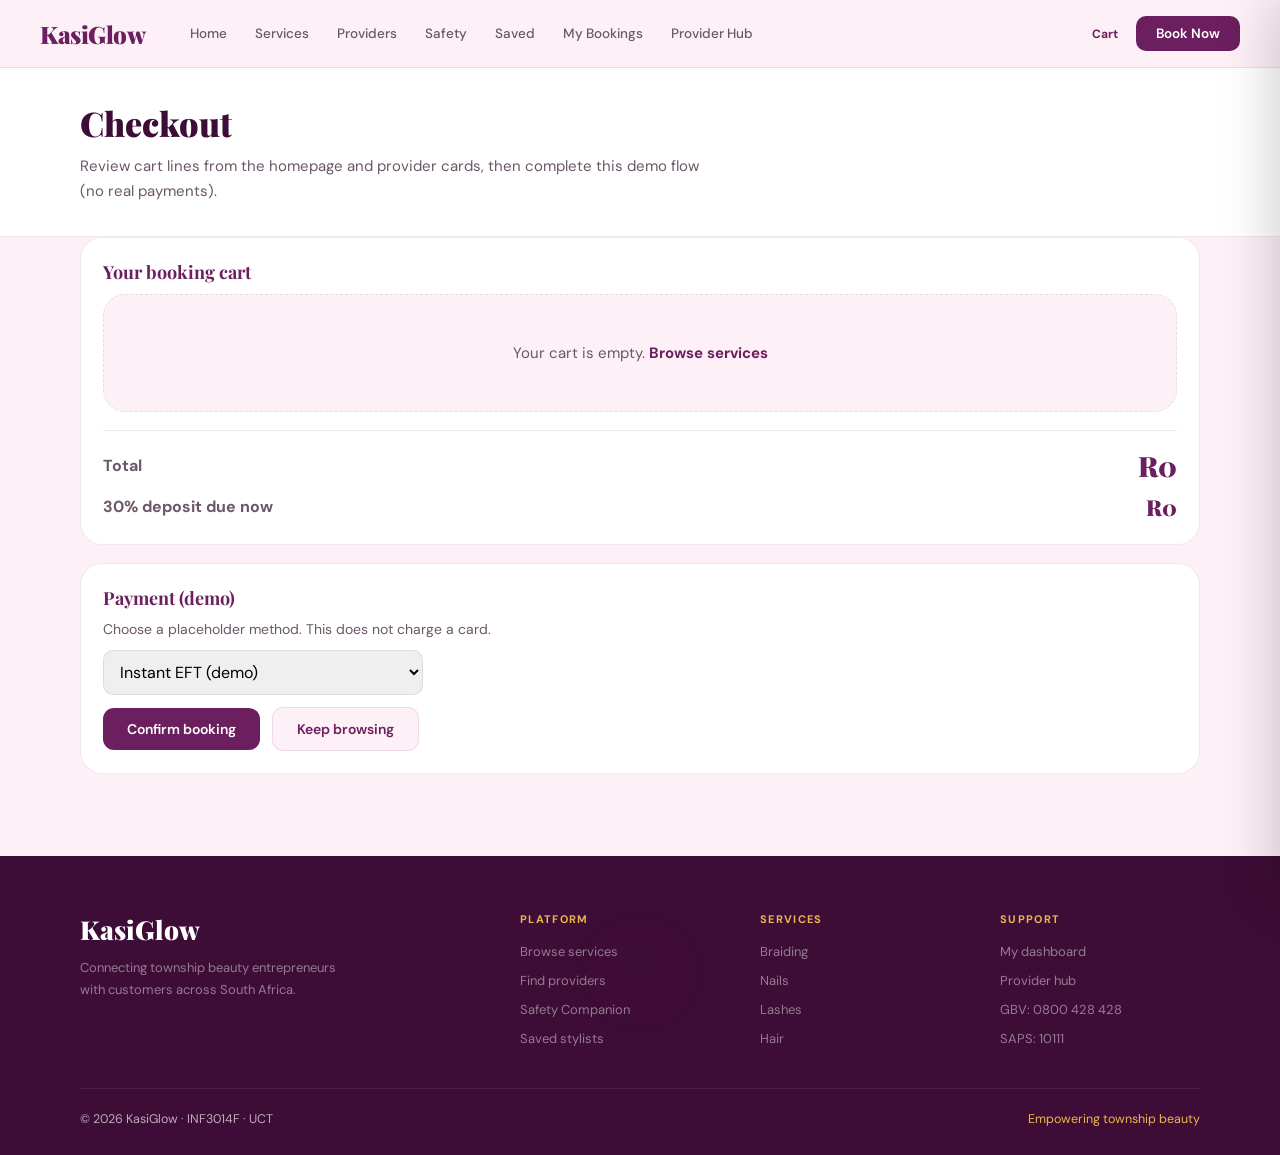
<file: checkout.html>
<!DOCTYPE html>
<html lang="en">
<head>
<meta charset="UTF-8">
<meta name="viewport" content="width=device-width, initial-scale=1.0">
<title>Checkout — KasiGlow</title>
<link href="https://fonts.googleapis.com/css2?family=Playfair+Display:ital,wght@0,700;0,900;1,700&family=DM+Sans:wght@300;400;500;600;700&display=swap" rel="stylesheet">
<link rel="stylesheet" href="glowlink.css">
</head>
<body data-page="checkout">

<nav class="nav">
  <a href="index.html" class="nav-logo">KasiGlow</a>
  <div class="nav-links">
    <a href="index.html" class="nl">Home</a>
    <a href="services.html" class="nl">Services</a>
    <a href="providers.html" class="nl">Providers</a>
    <a href="safety.html" class="nl">Safety</a>
    <a href="saved.html" class="nl">Saved</a>
    <a href="dashboard.html" class="nl">My Bookings</a>
    <a href="provider-dashboard.html" class="nl">Provider Hub</a>
  </div>
  <div class="nav-r">
    <button type="button" class="nav-cart" onclick="toggleCart()" aria-label="Open cart">Cart<span class="cart-badge" id="cb"></span></button>
    <a href="checkout.html" class="nl nav-cta">Book Now</a>
    <button type="button" class="hamburger" onclick="toggleMob()">Menu</button>
  </div>
</nav>

<div class="mob-menu" id="mob">
  <a href="index.html" class="nl">Home</a>
  <a href="services.html" class="nl">Services</a>
  <a href="providers.html" class="nl">Providers</a>
  <a href="safety.html" class="nl">Safety Companion</a>
  <a href="saved.html" class="nl">Saved Stylists</a>
  <a href="dashboard.html" class="nl">My Bookings</a>
  <a href="provider-dashboard.html" class="nl">Provider Hub</a>
  <a href="checkout.html" class="nl nav-cta" style="margin-top:8px;justify-content:center;display:flex">Book Now</a>
</div>

<div class="overlay" id="ov" onclick="toggleCart()"></div>
<div class="drawer" id="dr">
  <div class="dh"><h2>Your cart</h2><button type="button" class="d-close" onclick="toggleCart()" aria-label="Close">×</button></div>
  <div class="d-items" id="di"></div>
  <div class="d-foot">
    <div class="d-total"><span class="d-total-l">Total</span><span class="d-total-v" id="dt">R0</span></div>
    <button type="button" class="btn-checkout" onclick="location.href='checkout.html'">Proceed to checkout</button>
  </div>
</div>
<div id="toast"></div>

<div class="page-top">
  <h1>Checkout</h1>
  <p>Review cart lines from the homepage and provider cards, then complete this demo flow (no real payments).</p>
</div>

<section class="sec" style="background:var(--blush);padding-top:0">
  <div class="panel">
    <h3>Your booking cart</h3>
    <div id="chkLines"></div>
    <div style="display:flex;justify-content:space-between;align-items:center;margin-top:18px;padding-top:16px;border-top:1px solid var(--border)">
      <span style="font-weight:700;color:var(--mid)">Total</span>
      <span id="chkSum" style="font-family:'Playfair Display',serif;font-size:28px;font-weight:900;color:var(--plum)">R0</span>
    </div>
    <div style="display:flex;justify-content:space-between;align-items:center;margin-top:8px">
      <span style="font-weight:700;color:var(--mid)">30% deposit due now</span>
      <span id="chkDep" style="font-family:'Playfair Display',serif;font-size:22px;font-weight:900;color:var(--plum)">R0</span>
    </div>
  </div>
  <div class="panel">
    <h3>Payment (demo)</h3>
    <p style="color:var(--mid);font-size:14px;margin-bottom:12px">Choose a placeholder method. This does not charge a card.</p>
    <select id="payM" style="width:100%;max-width:320px;padding:10px 12px;border-radius:10px;border:1.5px solid var(--border);font:inherit;margin-bottom:12px">
      <option>Instant EFT (demo)</option>
      <option>Card (demo)</option>
      <option>Cash deposit (demo)</option>
    </select>
    <div>
      <button type="button" class="btn btn-primary" onclick="completeDemo()">Confirm booking</button>
      <a href="services.html" class="btn btn-secondary" style="margin-left:8px">Keep browsing</a>
    </div>
  </div>
</section>

<footer>
  <div class="fg">
    <div><div class="fb">KasiGlow</div><div class="fd">Connecting township beauty entrepreneurs with customers across South Africa.</div></div>
    <div><div class="fh">Platform</div><ul class="fl"><li><a href="services.html">Browse services</a></li><li><a href="providers.html">Find providers</a></li><li><a href="safety.html">Safety Companion</a></li><li><a href="saved.html">Saved stylists</a></li></ul></div>
    <div><div class="fh">Services</div><ul class="fl"><li><a href="services.html?cat=braiding">Braiding</a></li><li><a href="services.html?cat=nails">Nails</a></li><li><a href="services.html?cat=lashes">Lashes</a></li><li><a href="services.html?cat=hair">Hair</a></li></ul></div>
    <div><div class="fh">Support</div><ul class="fl"><li><a href="dashboard.html">My dashboard</a></li><li><a href="provider-dashboard.html">Provider hub</a></li><li><a href="#">GBV: 0800 428 428</a></li><li><a href="#">SAPS: 10111</a></li></ul></div>
  </div>
  <div class="fbot"><span>© 2026 KasiGlow · INF3014F · UCT</span><span style="color:var(--gold)">Empowering township beauty</span></div>
</footer>

<script src="glowlink-app.js"></script>
<script>
function completeDemo(){
  var c=JSON.parse(localStorage.getItem('glCart')||'[]');
  if(!c.length){toast('Add a provider from Services or Providers first.');return;}
  localStorage.setItem('glCart','[]');
  if(typeof updBadge==='function')updBadge();
  if(typeof renderCheckout==='function')renderCheckout();
  if(typeof renderCart==='function'){var dr=document.getElementById('dr');if(dr&&dr.classList.contains('open'))renderCart();}
  toast('<b>Booking confirmed</b> (demo). Check My Bookings.');
}
</script>
</body>
</html>
</file>
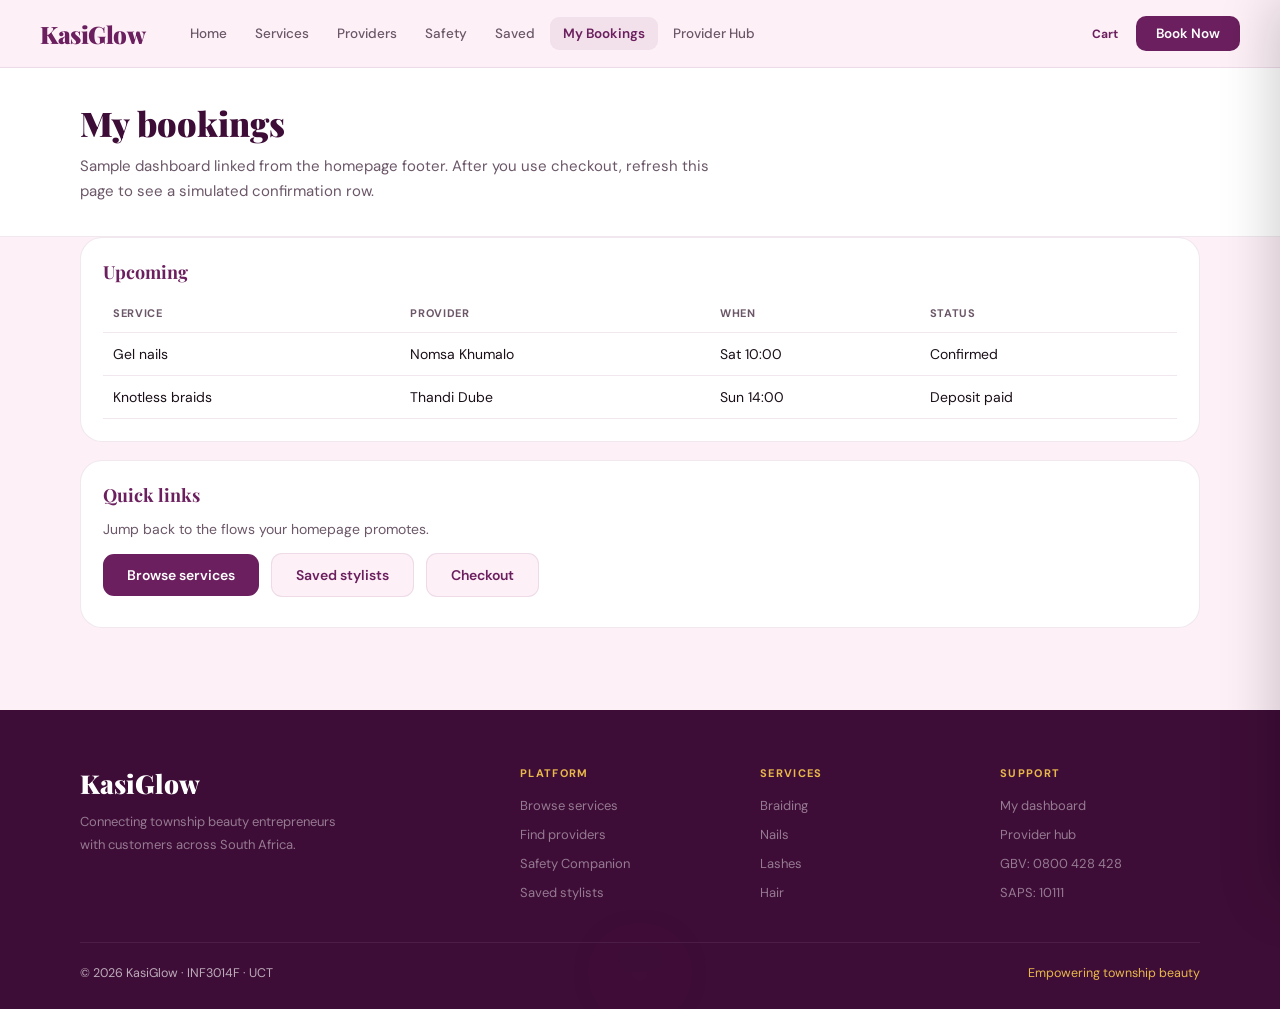
<file: dashboard.html>
<!DOCTYPE html>
<html lang="en">
<head>
<meta charset="UTF-8">
<meta name="viewport" content="width=device-width, initial-scale=1.0">
<title>My bookings — KasiGlow</title>
<link href="https://fonts.googleapis.com/css2?family=Playfair+Display:ital,wght@0,700;0,900;1,700&family=DM+Sans:wght@300;400;500;600;700&display=swap" rel="stylesheet">
<link rel="stylesheet" href="glowlink.css">
</head>
<body data-page="dashboard">

<nav class="nav">
  <a href="index.html" class="nav-logo">KasiGlow</a>
  <div class="nav-links">
    <a href="index.html" class="nl">Home</a>
    <a href="services.html" class="nl">Services</a>
    <a href="providers.html" class="nl">Providers</a>
    <a href="safety.html" class="nl">Safety</a>
    <a href="saved.html" class="nl">Saved</a>
    <a href="dashboard.html" class="nl">My Bookings</a>
    <a href="provider-dashboard.html" class="nl">Provider Hub</a>
  </div>
  <div class="nav-r">
    <button type="button" class="nav-cart" onclick="toggleCart()" aria-label="Open cart">Cart<span class="cart-badge" id="cb"></span></button>
    <a href="checkout.html" class="nl nav-cta">Book Now</a>
    <button type="button" class="hamburger" onclick="toggleMob()">Menu</button>
  </div>
</nav>

<div class="mob-menu" id="mob">
  <a href="index.html" class="nl">Home</a>
  <a href="services.html" class="nl">Services</a>
  <a href="providers.html" class="nl">Providers</a>
  <a href="safety.html" class="nl">Safety Companion</a>
  <a href="saved.html" class="nl">Saved Stylists</a>
  <a href="dashboard.html" class="nl">My Bookings</a>
  <a href="provider-dashboard.html" class="nl">Provider Hub</a>
  <a href="checkout.html" class="nl nav-cta" style="margin-top:8px;justify-content:center;display:flex">Book Now</a>
</div>

<div class="overlay" id="ov" onclick="toggleCart()"></div>
<div class="drawer" id="dr">
  <div class="dh"><h2>Your cart</h2><button type="button" class="d-close" onclick="toggleCart()" aria-label="Close">×</button></div>
  <div class="d-items" id="di"></div>
  <div class="d-foot">
    <div class="d-total"><span class="d-total-l">Total</span><span class="d-total-v" id="dt">R0</span></div>
    <button type="button" class="btn-checkout" onclick="location.href='checkout.html'">Proceed to checkout</button>
  </div>
</div>
<div id="toast"></div>

<div class="page-top">
  <h1>My bookings</h1>
  <p>Sample dashboard linked from the homepage footer. After you use checkout, refresh this page to see a simulated confirmation row.</p>
</div>

<section class="sec" style="background:var(--blush);padding-top:0">
  <div class="panel">
    <h3>Upcoming</h3>
    <table class="table">
      <thead><tr><th>Service</th><th>Provider</th><th>When</th><th>Status</th></tr></thead>
      <tbody>
        <tr><td>Gel nails</td><td>Nomsa Khumalo</td><td>Sat 10:00</td><td>Confirmed</td></tr>
        <tr><td>Knotless braids</td><td>Thandi Dube</td><td>Sun 14:00</td><td>Deposit paid</td></tr>
      </tbody>
    </table>
  </div>
  <div class="panel">
    <h3>Quick links</h3>
    <p style="color:var(--mid);font-size:14px;line-height:1.75;margin-bottom:12px">Jump back to the flows your homepage promotes.</p>
    <a href="services.html" class="btn btn-primary" style="margin-right:8px;margin-bottom:8px">Browse services</a>
    <a href="saved.html" class="btn btn-secondary" style="margin-right:8px;margin-bottom:8px">Saved stylists</a>
    <a href="checkout.html" class="btn btn-secondary" style="margin-bottom:8px">Checkout</a>
  </div>
</section>

<footer>
  <div class="fg">
    <div><div class="fb">KasiGlow</div><div class="fd">Connecting township beauty entrepreneurs with customers across South Africa.</div></div>
    <div><div class="fh">Platform</div><ul class="fl"><li><a href="services.html">Browse services</a></li><li><a href="providers.html">Find providers</a></li><li><a href="safety.html">Safety Companion</a></li><li><a href="saved.html">Saved stylists</a></li></ul></div>
    <div><div class="fh">Services</div><ul class="fl"><li><a href="services.html?cat=braiding">Braiding</a></li><li><a href="services.html?cat=nails">Nails</a></li><li><a href="services.html?cat=lashes">Lashes</a></li><li><a href="services.html?cat=hair">Hair</a></li></ul></div>
    <div><div class="fh">Support</div><ul class="fl"><li><a href="dashboard.html">My dashboard</a></li><li><a href="provider-dashboard.html">Provider hub</a></li><li><a href="#">GBV: 0800 428 428</a></li><li><a href="#">SAPS: 10111</a></li></ul></div>
  </div>
  <div class="fbot"><span>© 2026 KasiGlow · INF3014F · UCT</span><span style="color:var(--gold)">Empowering township beauty</span></div>
</footer>

<script src="glowlink-app.js"></script>
</body>
</html>
</file>
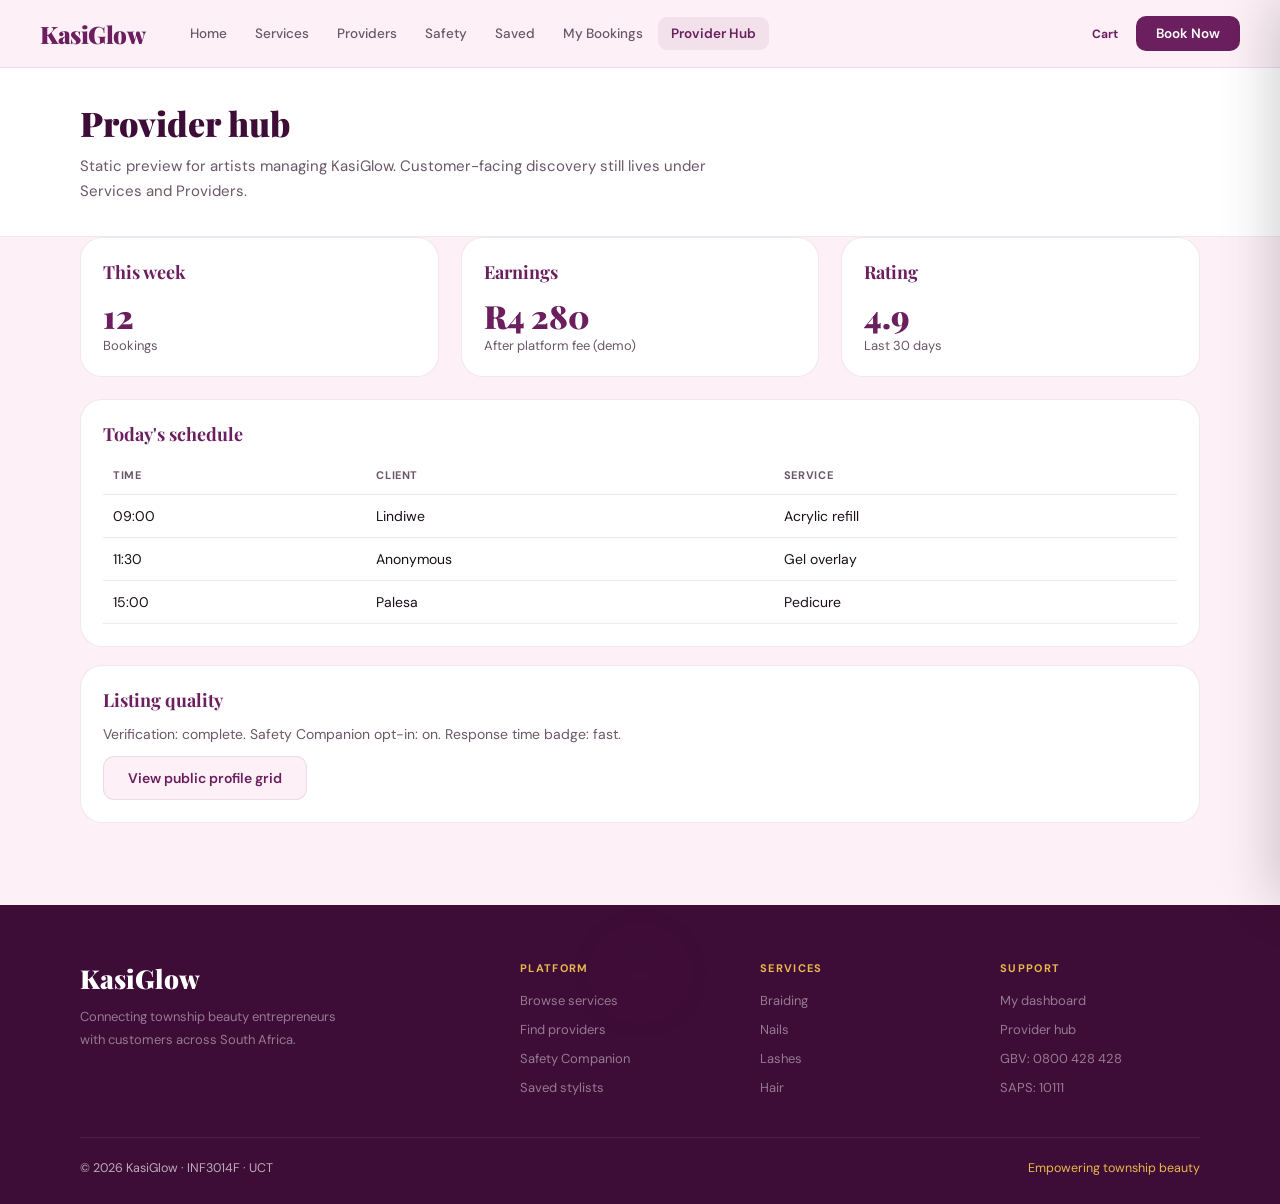
<file: provider-dashboard.html>
<!DOCTYPE html>
<html lang="en">
<head>
<meta charset="UTF-8">
<meta name="viewport" content="width=device-width, initial-scale=1.0">
<title>Provider hub — KasiGlow</title>
<link href="https://fonts.googleapis.com/css2?family=Playfair+Display:ital,wght@0,700;0,900;1,700&family=DM+Sans:wght@300;400;500;600;700&display=swap" rel="stylesheet">
<link rel="stylesheet" href="glowlink.css">
</head>
<body data-page="provider-dashboard">

<nav class="nav">
  <a href="index.html" class="nav-logo">KasiGlow</a>
  <div class="nav-links">
    <a href="index.html" class="nl">Home</a>
    <a href="services.html" class="nl">Services</a>
    <a href="providers.html" class="nl">Providers</a>
    <a href="safety.html" class="nl">Safety</a>
    <a href="saved.html" class="nl">Saved</a>
    <a href="dashboard.html" class="nl">My Bookings</a>
    <a href="provider-dashboard.html" class="nl">Provider Hub</a>
  </div>
  <div class="nav-r">
    <button type="button" class="nav-cart" onclick="toggleCart()" aria-label="Open cart">Cart<span class="cart-badge" id="cb"></span></button>
    <a href="checkout.html" class="nl nav-cta">Book Now</a>
    <button type="button" class="hamburger" onclick="toggleMob()">Menu</button>
  </div>
</nav>

<div class="mob-menu" id="mob">
  <a href="index.html" class="nl">Home</a>
  <a href="services.html" class="nl">Services</a>
  <a href="providers.html" class="nl">Providers</a>
  <a href="safety.html" class="nl">Safety Companion</a>
  <a href="saved.html" class="nl">Saved Stylists</a>
  <a href="dashboard.html" class="nl">My Bookings</a>
  <a href="provider-dashboard.html" class="nl">Provider Hub</a>
  <a href="checkout.html" class="nl nav-cta" style="margin-top:8px;justify-content:center;display:flex">Book Now</a>
</div>

<div class="overlay" id="ov" onclick="toggleCart()"></div>
<div class="drawer" id="dr">
  <div class="dh"><h2>Your cart</h2><button type="button" class="d-close" onclick="toggleCart()" aria-label="Close">×</button></div>
  <div class="d-items" id="di"></div>
  <div class="d-foot">
    <div class="d-total"><span class="d-total-l">Total</span><span class="d-total-v" id="dt">R0</span></div>
    <button type="button" class="btn-checkout" onclick="location.href='checkout.html'">Proceed to checkout</button>
  </div>
</div>
<div id="toast"></div>

<div class="page-top">
  <h1>Provider hub</h1>
  <p>Static preview for artists managing KasiGlow. Customer-facing discovery still lives under Services and Providers.</p>
</div>

<section class="sec" style="background:var(--blush);padding-top:0">
  <div class="kpi-grid">
    <div class="panel" style="margin:0"><h3>This week</h3><p style="font-family:'Playfair Display',serif;font-size:32px;font-weight:900;color:var(--plum);margin-top:8px">12</p><p style="color:var(--mid);font-size:13px">Bookings</p></div>
    <div class="panel" style="margin:0"><h3>Earnings</h3><p style="font-family:'Playfair Display',serif;font-size:32px;font-weight:900;color:var(--plum);margin-top:8px">R4 280</p><p style="color:var(--mid);font-size:13px">After platform fee (demo)</p></div>
    <div class="panel" style="margin:0"><h3>Rating</h3><p style="font-family:'Playfair Display',serif;font-size:32px;font-weight:900;color:var(--plum);margin-top:8px">4.9</p><p style="color:var(--mid);font-size:13px">Last 30 days</p></div>
  </div>
  <div class="panel">
    <h3>Today's schedule</h3>
    <table class="table">
      <thead><tr><th>Time</th><th>Client</th><th>Service</th></tr></thead>
      <tbody>
        <tr><td>09:00</td><td>Lindiwe</td><td>Acrylic refill</td></tr>
        <tr><td>11:30</td><td>Anonymous</td><td>Gel overlay</td></tr>
        <tr><td>15:00</td><td>Palesa</td><td>Pedicure</td></tr>
      </tbody>
    </table>
  </div>
  <div class="panel">
    <h3>Listing quality</h3>
    <p style="color:var(--mid);font-size:14px;line-height:1.75">Verification: complete. Safety Companion opt-in: on. Response time badge: fast.</p>
    <a href="providers.html" class="btn btn-secondary" style="margin-top:10px">View public profile grid</a>
  </div>
</section>

<footer>
  <div class="fg">
    <div><div class="fb">KasiGlow</div><div class="fd">Connecting township beauty entrepreneurs with customers across South Africa.</div></div>
    <div><div class="fh">Platform</div><ul class="fl"><li><a href="services.html">Browse services</a></li><li><a href="providers.html">Find providers</a></li><li><a href="safety.html">Safety Companion</a></li><li><a href="saved.html">Saved stylists</a></li></ul></div>
    <div><div class="fh">Services</div><ul class="fl"><li><a href="services.html?cat=braiding">Braiding</a></li><li><a href="services.html?cat=nails">Nails</a></li><li><a href="services.html?cat=lashes">Lashes</a></li><li><a href="services.html?cat=hair">Hair</a></li></ul></div>
    <div><div class="fh">Support</div><ul class="fl"><li><a href="dashboard.html">My dashboard</a></li><li><a href="provider-dashboard.html">Provider hub</a></li><li><a href="#">GBV: 0800 428 428</a></li><li><a href="#">SAPS: 10111</a></li></ul></div>
  </div>
  <div class="fbot"><span>© 2026 KasiGlow · INF3014F · UCT</span><span style="color:var(--gold)">Empowering township beauty</span></div>
</footer>

<script src="glowlink-app.js"></script>
</body>
</html>
</file>
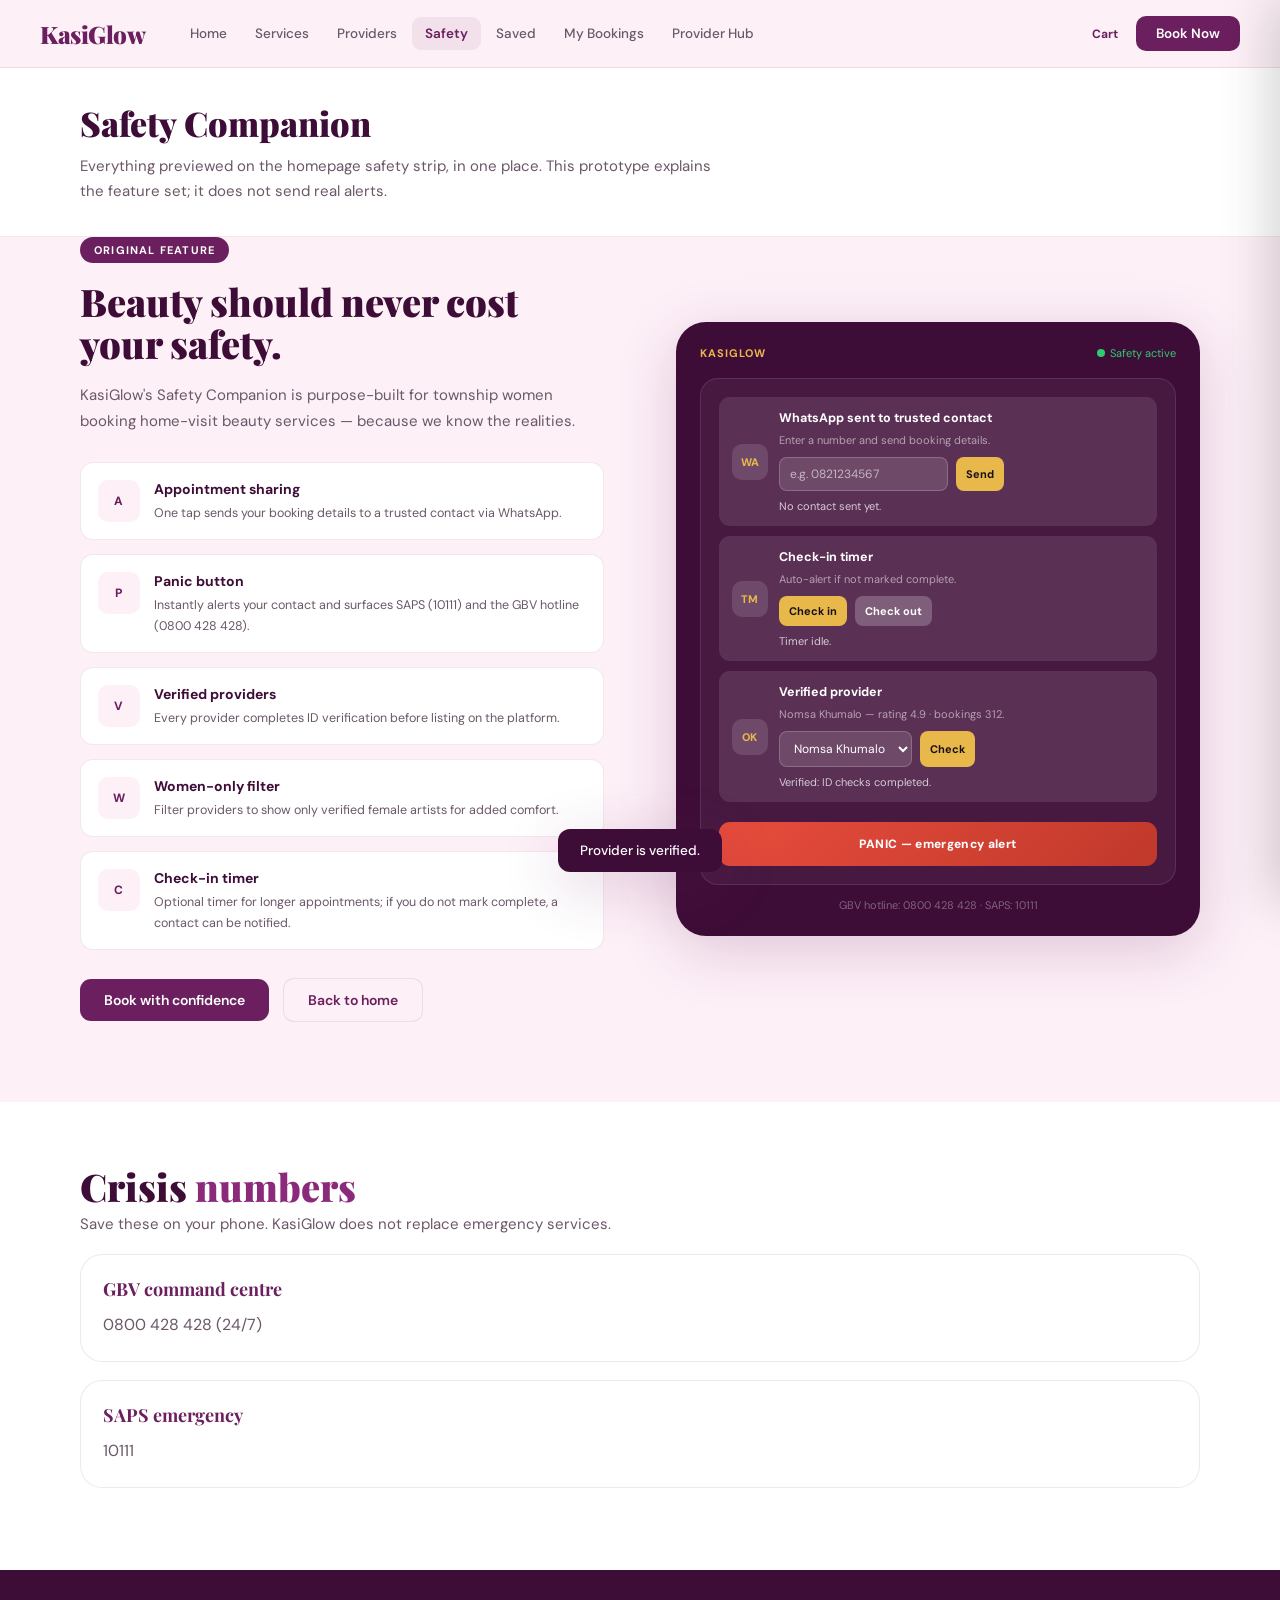
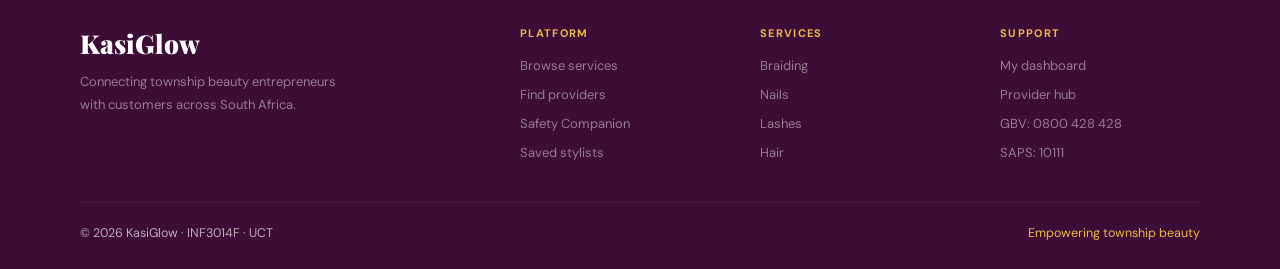
<file: safety.html>
<!DOCTYPE html>
<html lang="en">
<head>
<meta charset="UTF-8">
<meta name="viewport" content="width=device-width, initial-scale=1.0">
<title>Safety Companion — KasiGlow</title>
<link href="https://fonts.googleapis.com/css2?family=Playfair+Display:ital,wght@0,700;0,900;1,700&family=DM+Sans:wght@300;400;500;600;700&display=swap" rel="stylesheet">
<link rel="stylesheet" href="glowlink.css">
</head>
<body data-page="safety">

<nav class="nav">
  <a href="index.html" class="nav-logo">KasiGlow</a>
  <div class="nav-links">
    <a href="index.html" class="nl">Home</a>
    <a href="services.html" class="nl">Services</a>
    <a href="providers.html" class="nl">Providers</a>
    <a href="safety.html" class="nl">Safety</a>
    <a href="saved.html" class="nl">Saved</a>
    <a href="dashboard.html" class="nl">My Bookings</a>
    <a href="provider-dashboard.html" class="nl">Provider Hub</a>
  </div>
  <div class="nav-r">
    <button type="button" class="nav-cart" onclick="toggleCart()" aria-label="Open cart">Cart<span class="cart-badge" id="cb"></span></button>
    <a href="checkout.html" class="nl nav-cta">Book Now</a>
    <button type="button" class="hamburger" onclick="toggleMob()">Menu</button>
  </div>
</nav>

<div class="mob-menu" id="mob">
  <a href="index.html" class="nl">Home</a>
  <a href="services.html" class="nl">Services</a>
  <a href="providers.html" class="nl">Providers</a>
  <a href="safety.html" class="nl">Safety Companion</a>
  <a href="saved.html" class="nl">Saved Stylists</a>
  <a href="dashboard.html" class="nl">My Bookings</a>
  <a href="provider-dashboard.html" class="nl">Provider Hub</a>
  <a href="checkout.html" class="nl nav-cta" style="margin-top:8px;justify-content:center;display:flex">Book Now</a>
</div>

<div class="overlay" id="ov" onclick="toggleCart()"></div>
<div class="drawer" id="dr">
  <div class="dh"><h2>Your cart</h2><button type="button" class="d-close" onclick="toggleCart()" aria-label="Close">×</button></div>
  <div class="d-items" id="di"></div>
  <div class="d-foot">
    <div class="d-total"><span class="d-total-l">Total</span><span class="d-total-v" id="dt">R0</span></div>
    <button type="button" class="btn-checkout" onclick="location.href='checkout.html'">Proceed to checkout</button>
  </div>
</div>
<div id="toast"></div>

<div class="page-top">
  <h1>Safety Companion</h1>
  <p>Everything previewed on the homepage safety strip, in one place. This prototype explains the feature set; it does not send real alerts.</p>
</div>

<section class="safety-sec" style="padding-top:0">
  <div>
    <div class="s-pill">Original feature</div>
    <div class="s-h">Beauty should never cost your safety.</div>
    <div class="s-sub">KasiGlow's Safety Companion is purpose-built for township women booking home-visit beauty services — because we know the realities.</div>
    <div class="s-feats">
      <div class="sf"><div class="sf-ic">A</div><div class="sf-info"><strong>Appointment sharing</strong><span>One tap sends your booking details to a trusted contact via WhatsApp.</span></div></div>
      <div class="sf"><div class="sf-ic">P</div><div class="sf-info"><strong>Panic button</strong><span>Instantly alerts your contact and surfaces SAPS (10111) and the GBV hotline (0800 428 428).</span></div></div>
      <div class="sf"><div class="sf-ic">V</div><div class="sf-info"><strong>Verified providers</strong><span>Every provider completes ID verification before listing on the platform.</span></div></div>
      <div class="sf"><div class="sf-ic">W</div><div class="sf-info"><strong>Women-only filter</strong><span>Filter providers to show only verified female artists for added comfort.</span></div></div>
      <div class="sf"><div class="sf-ic">C</div><div class="sf-info"><strong>Check-in timer</strong><span>Optional timer for longer appointments; if you do not mark complete, a contact can be notified.</span></div></div>
    </div>
    <a href="services.html" class="btn btn-primary">Book with confidence</a>
    <a href="index.html" class="btn btn-secondary" style="margin-left:10px">Back to home</a>
  </div>
  <div class="phone-mock">
    <div class="pm-bar"><div class="pm-app">KasiGlow</div><div style="display:flex;align-items:center;gap:5px"><div class="pm-dot"></div><span style="font-size:11px;color:var(--green)">Safety active</span></div></div>
    <div class="pm-sc">
      <div class="pm-notif">
        <div class="pm-ni">WA</div>
        <div class="pm-ni-b" style="flex:1">
          <strong>WhatsApp sent to trusted contact</strong>
          <span>Enter a number and send booking details.</span>
          <div class="safe-row">
            <input id="trustedNumber" class="safe-input" placeholder="e.g. 0821234567">
            <button type="button" class="safe-btn" onclick="sendTrustedContact()">Send</button>
          </div>
          <div id="trustedStatus" class="safe-status">No contact sent yet.</div>
        </div>
      </div>
      <div class="pm-notif">
        <div class="pm-ni">TM</div>
        <div class="pm-ni-b" style="flex:1">
          <strong>Check-in timer</strong>
          <span>Auto-alert if not marked complete.</span>
          <div class="safe-row">
            <button type="button" class="safe-btn" onclick="safetyCheckIn()">Check in</button>
            <button type="button" class="safe-btn secondary" onclick="safetyCheckOut()">Check out</button>
          </div>
          <div id="timerStatus" class="safe-status">Timer idle.</div>
        </div>
      </div>
      <div class="pm-notif">
        <div class="pm-ni">OK</div>
        <div class="pm-ni-b" style="flex:1">
          <strong>Verified provider</strong>
          <span id="verifyText">Pick a provider to verify.</span>
          <div class="safe-row">
            <select id="verifyProvider" class="safe-input" style="max-width:240px"></select>
            <button type="button" class="safe-btn" onclick="checkProviderVerification()">Check</button>
          </div>
          <div id="verifyStatus" class="safe-status">Verification not checked yet.</div>
        </div>
      </div>
      <button type="button" class="pm-panic" onclick="toast('In the live app this alerts your contact and shows SAPS: 10111')">PANIC — emergency alert</button>
    </div>
    <div class="pm-nums">GBV hotline: 0800 428 428 · SAPS: 10111</div>
  </div>
</section>

<section class="sec" style="background:var(--white)">
  <div class="sec-t">Crisis <span>numbers</span></div>
  <p class="sec-sub" style="margin-bottom:20px">Save these on your phone. KasiGlow does not replace emergency services.</p>
  <div class="panel"><h3>GBV command centre</h3><p style="color:var(--mid);line-height:1.75">0800 428 428 (24/7)</p></div>
  <div class="panel"><h3>SAPS emergency</h3><p style="color:var(--mid);line-height:1.75">10111</p></div>
</section>

<footer>
  <div class="fg">
    <div><div class="fb">KasiGlow</div><div class="fd">Connecting township beauty entrepreneurs with customers across South Africa.</div></div>
    <div><div class="fh">Platform</div><ul class="fl"><li><a href="services.html">Browse services</a></li><li><a href="providers.html">Find providers</a></li><li><a href="safety.html">Safety Companion</a></li><li><a href="saved.html">Saved stylists</a></li></ul></div>
    <div><div class="fh">Services</div><ul class="fl"><li><a href="services.html?cat=braiding">Braiding</a></li><li><a href="services.html?cat=nails">Nails</a></li><li><a href="services.html?cat=lashes">Lashes</a></li><li><a href="services.html?cat=hair">Hair</a></li></ul></div>
    <div><div class="fh">Support</div><ul class="fl"><li><a href="dashboard.html">My dashboard</a></li><li><a href="provider-dashboard.html">Provider hub</a></li><li><a href="#">GBV: 0800 428 428</a></li><li><a href="#">SAPS: 10111</a></li></ul></div>
  </div>
  <div class="fbot"><span>© 2026 KasiGlow · INF3014F · UCT</span><span style="color:var(--gold)">Empowering township beauty</span></div>
</footer>

<script src="glowlink-app.js"></script>
</body>
</html>
</file>
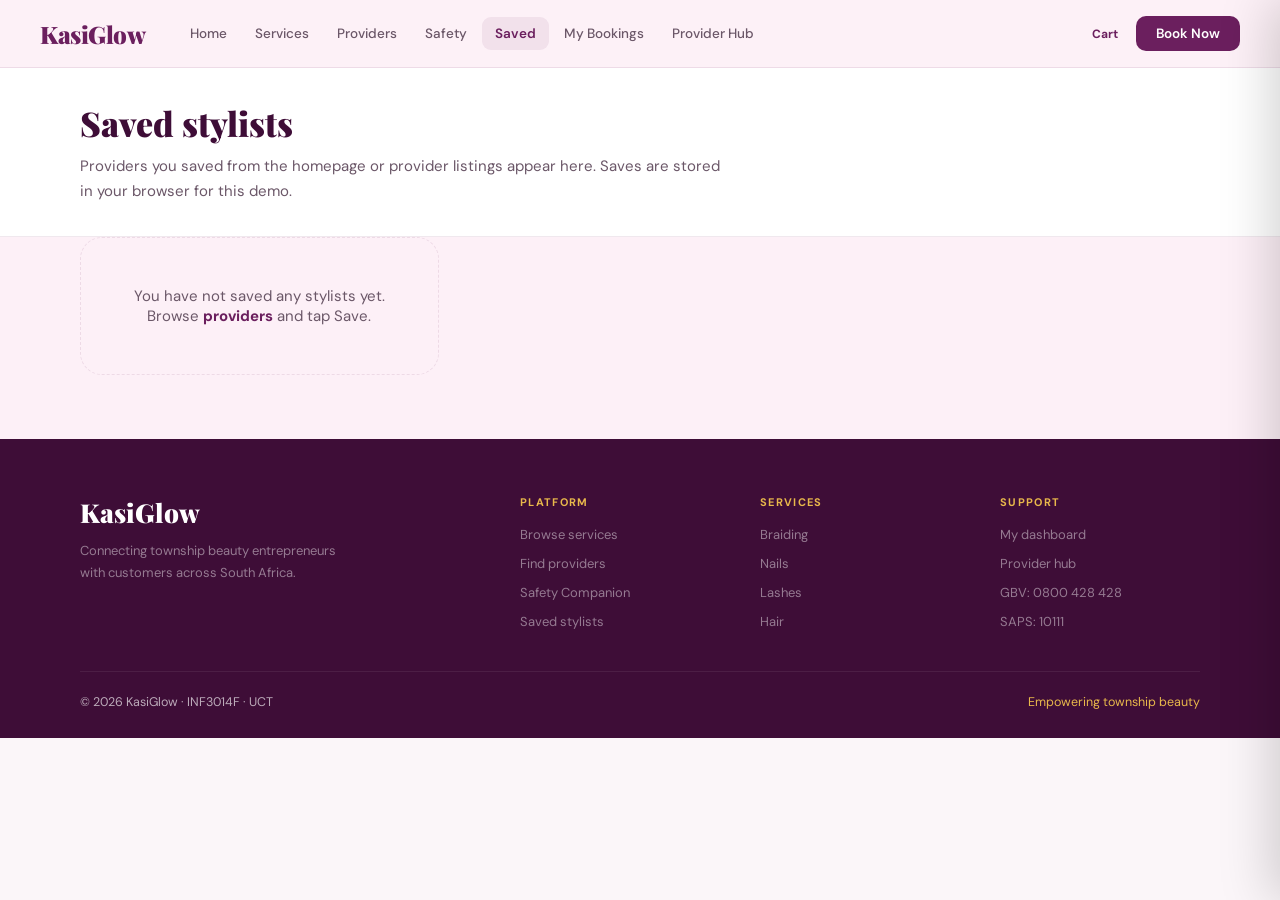
<file: saved.html>
<!DOCTYPE html>
<html lang="en">
<head>
<meta charset="UTF-8">
<meta name="viewport" content="width=device-width, initial-scale=1.0">
<title>Saved stylists — KasiGlow</title>
<link href="https://fonts.googleapis.com/css2?family=Playfair+Display:ital,wght@0,700;0,900;1,700&family=DM+Sans:wght@300;400;500;600;700&display=swap" rel="stylesheet">
<link rel="stylesheet" href="glowlink.css">
</head>
<body data-page="saved">

<nav class="nav">
  <a href="index.html" class="nav-logo">KasiGlow</a>
  <div class="nav-links">
    <a href="index.html" class="nl">Home</a>
    <a href="services.html" class="nl">Services</a>
    <a href="providers.html" class="nl">Providers</a>
    <a href="safety.html" class="nl">Safety</a>
    <a href="saved.html" class="nl">Saved</a>
    <a href="dashboard.html" class="nl">My Bookings</a>
    <a href="provider-dashboard.html" class="nl">Provider Hub</a>
  </div>
  <div class="nav-r">
    <button type="button" class="nav-cart" onclick="toggleCart()" aria-label="Open cart">Cart<span class="cart-badge" id="cb"></span></button>
    <a href="checkout.html" class="nl nav-cta">Book Now</a>
    <button type="button" class="hamburger" onclick="toggleMob()">Menu</button>
  </div>
</nav>

<div class="mob-menu" id="mob">
  <a href="index.html" class="nl">Home</a>
  <a href="services.html" class="nl">Services</a>
  <a href="providers.html" class="nl">Providers</a>
  <a href="safety.html" class="nl">Safety Companion</a>
  <a href="saved.html" class="nl">Saved Stylists</a>
  <a href="dashboard.html" class="nl">My Bookings</a>
  <a href="provider-dashboard.html" class="nl">Provider Hub</a>
  <a href="checkout.html" class="nl nav-cta" style="margin-top:8px;justify-content:center;display:flex">Book Now</a>
</div>

<div class="overlay" id="ov" onclick="toggleCart()"></div>
<div class="drawer" id="dr">
  <div class="dh"><h2>Your cart</h2><button type="button" class="d-close" onclick="toggleCart()" aria-label="Close">×</button></div>
  <div class="d-items" id="di"></div>
  <div class="d-foot">
    <div class="d-total"><span class="d-total-l">Total</span><span class="d-total-v" id="dt">R0</span></div>
    <button type="button" class="btn-checkout" onclick="location.href='checkout.html'">Proceed to checkout</button>
  </div>
</div>
<div id="toast"></div>

<div class="page-top">
  <h1>Saved stylists</h1>
  <p>Providers you saved from the homepage or provider listings appear here. Saves are stored in your browser for this demo.</p>
</div>

<section class="sec" style="background:var(--blush);padding-top:0">
  <div class="p-grid" id="savedGrid"></div>
</section>

<footer>
  <div class="fg">
    <div><div class="fb">KasiGlow</div><div class="fd">Connecting township beauty entrepreneurs with customers across South Africa.</div></div>
    <div><div class="fh">Platform</div><ul class="fl"><li><a href="services.html">Browse services</a></li><li><a href="providers.html">Find providers</a></li><li><a href="safety.html">Safety Companion</a></li><li><a href="saved.html">Saved stylists</a></li></ul></div>
    <div><div class="fh">Services</div><ul class="fl"><li><a href="services.html?cat=braiding">Braiding</a></li><li><a href="services.html?cat=nails">Nails</a></li><li><a href="services.html?cat=lashes">Lashes</a></li><li><a href="services.html?cat=hair">Hair</a></li></ul></div>
    <div><div class="fh">Support</div><ul class="fl"><li><a href="dashboard.html">My dashboard</a></li><li><a href="provider-dashboard.html">Provider hub</a></li><li><a href="#">GBV: 0800 428 428</a></li><li><a href="#">SAPS: 10111</a></li></ul></div>
  </div>
  <div class="fbot"><span>© 2026 KasiGlow · INF3014F · UCT</span><span style="color:var(--gold)">Empowering township beauty</span></div>
</footer>

<script src="glowlink-app.js"></script>
</body>
</html>
</file>
<file: glowlink.css>
/* KasiGlow — shared styles (no emoji assets) */
*,*::before,*::after{box-sizing:border-box;margin:0;padding:0}
html{scroll-behavior:smooth}
:root{
  --plum:#6B1F5E;--plum-d:#3E0D37;--plum-m:#8B2A7A;
  --gold:#E8B84B;--gold-p:#F5DFA0;
  --blush:#FDF0F7;--cream:#FBF6F9;
  --ink:#1A0F18;--mid:#6B5768;--lt:#C9B8C5;
  --border:rgba(107,31,94,.10);
  --white:#fff;--green:#2ecc71;--red:#e74c3c;
  --sh:0 4px 28px rgba(107,31,94,.10);
  --sh-lg:0 14px 60px rgba(107,31,94,.20);
  --r:14px;--r-lg:22px;--nav:68px;
}
body{font-family:'DM Sans',sans-serif;background:var(--cream);color:var(--ink);overflow-x:hidden}
a{text-decoration:none;color:inherit}
button{font-family:inherit;cursor:pointer}
img{max-width:100%;display:block}
::-webkit-scrollbar{width:5px}
::-webkit-scrollbar-track{background:var(--blush)}
::-webkit-scrollbar-thumb{background:var(--plum-m);border-radius:3px}

.nav{position:fixed;top:0;left:0;right:0;z-index:200;height:var(--nav);background:rgba(253,240,247,.93);backdrop-filter:blur(20px);border-bottom:1px solid var(--border);display:flex;align-items:center;padding:0 40px;gap:0}
.nav-logo{font-family:'Playfair Display',serif;font-size:24px;font-weight:900;color:var(--plum);letter-spacing:-.5px;margin-right:32px;white-space:nowrap}
.nav-logo span{color:var(--gold)}
.nav-links{display:flex;align-items:center;gap:2px;flex:1}
.nl{font-size:13.5px;font-weight:500;color:var(--mid);padding:8px 13px;border-radius:9px;transition:all .18s;white-space:nowrap}
.nl:hover{color:var(--plum);background:rgba(107,31,94,.06)}
.nl.active{color:var(--plum);background:rgba(107,31,94,.08);font-weight:600}
.nav-r{display:flex;align-items:center;gap:8px;margin-left:auto}
.nav-cart{position:relative;background:none;border:none;min-width:42px;height:42px;border-radius:10px;font-size:12px;font-weight:700;display:flex;align-items:center;justify-content:center;color:var(--plum);transition:background .18s;padding:0 10px}
.nav-cart:hover{background:rgba(107,31,94,.08)}
.cart-badge{position:absolute;top:3px;right:3px;background:var(--gold);color:var(--ink);font-size:9px;font-weight:800;width:16px;height:16px;border-radius:50%;display:none;align-items:center;justify-content:center}
.nav-cta{background:var(--plum);color:var(--white)!important;padding:9px 20px;border-radius:10px;font-weight:600;font-size:13.5px;transition:all .18s}
.nav-cta:hover{background:var(--plum-d);transform:translateY(-1px)}
.hamburger{display:none;background:none;border:none;font-size:12px;font-weight:700;color:var(--plum);padding:8px 10px;letter-spacing:.06em}
.mob-menu{display:none;position:fixed;top:var(--nav);left:0;right:0;background:var(--white);z-index:199;padding:12px 16px;border-bottom:1px solid var(--border);box-shadow:var(--sh-lg);flex-direction:column;gap:2px}
.mob-menu.open{display:flex}
.mob-menu .nl{padding:12px 16px;border-radius:10px;font-size:15px}

.overlay{position:fixed;inset:0;z-index:300;background:rgba(0,0,0,.45);opacity:0;pointer-events:none;transition:opacity .3s}
.overlay.open{opacity:1;pointer-events:all}
.drawer{position:fixed;top:0;right:0;bottom:0;z-index:301;width:400px;background:var(--white);box-shadow:-8px 0 50px rgba(0,0,0,.18);transform:translateX(100%);transition:transform .32s cubic-bezier(.25,.1,.25,1);display:flex;flex-direction:column}
.drawer.open{transform:translateX(0)}
.dh{padding:22px;border-bottom:1px solid var(--border);display:flex;align-items:center;justify-content:space-between}
.dh h2{font-family:'Playfair Display',serif;font-size:22px;color:var(--plum)}
.d-close{background:var(--blush);border:none;width:34px;height:34px;border-radius:50%;font-size:16px;color:var(--plum);display:flex;align-items:center;justify-content:center;transition:all .18s}
.d-close:hover{background:var(--plum);color:var(--white)}
.d-items{flex:1;overflow-y:auto;padding:14px 20px}
.d-empty{text-align:center;padding:50px 20px;color:var(--mid);font-size:15px}
.ci{display:flex;align-items:center;gap:12px;padding:13px 0;border-bottom:1px solid var(--border)}
.ci-av{width:48px;height:48px;border-radius:12px;background:linear-gradient(135deg,var(--plum),var(--plum-m));display:flex;align-items:center;justify-content:center;font-size:12px;font-weight:800;letter-spacing:.03em;color:var(--white);flex-shrink:0}
.ci-info{flex:1;min-width:0}
.ci-name{font-size:13.5px;font-weight:700;color:var(--ink)}
.ci-sub{font-size:12px;color:var(--mid)}
.ci-price{font-size:15px;font-weight:700;color:var(--plum);flex-shrink:0}
.ci-rm{background:none;border:none;font-size:14px;color:var(--lt);padding:3px;transition:color .18s}
.ci-rm:hover{color:var(--red)}
.d-foot{padding:18px 20px;border-top:1px solid var(--border)}
.d-total{display:flex;justify-content:space-between;align-items:center;margin-bottom:14px}
.d-total-l{font-size:14px;font-weight:600;color:var(--mid)}
.d-total-v{font-family:'Playfair Display',serif;font-size:26px;font-weight:700;color:var(--plum)}
.btn-checkout{width:100%;padding:15px;background:var(--plum);color:var(--white);border:none;border-radius:12px;font-size:15px;font-weight:700;transition:all .22s}
.btn-checkout:hover{background:var(--plum-d);transform:translateY(-2px);box-shadow:var(--sh-lg)}

#toast{position:fixed;bottom:28px;left:50%;transform:translateX(-50%) translateY(100px);background:var(--plum-d);color:var(--white);padding:13px 22px;border-radius:12px;font-size:13.5px;font-weight:500;box-shadow:var(--sh-lg);z-index:999;transition:transform .32s cubic-bezier(.34,1.56,.64,1);white-space:nowrap;pointer-events:none;max-width:92vw;text-align:center}
#toast.show{transform:translateX(-50%) translateY(0)}
#toast b{color:var(--gold)}

.btn{display:inline-flex;align-items:center;gap:7px;padding:12px 24px;border-radius:11px;font-size:14px;font-weight:600;border:none;transition:all .22s;cursor:pointer;font-family:inherit}
.btn-primary{background:var(--plum);color:var(--white)}
.btn-primary:hover{background:var(--plum-d);transform:translateY(-2px);box-shadow:var(--sh-lg)}
.btn-white{background:var(--white);color:var(--plum)}
.btn-white:hover{background:var(--gold-p);transform:translateY(-2px)}
.btn-ghost{background:transparent;color:var(--white);border:2px solid rgba(255,255,255,.4)}
.btn-ghost:hover{background:rgba(255,255,255,.1);border-color:rgba(255,255,255,.7)}
.btn-secondary{background:var(--blush);color:var(--plum);border:1.5px solid var(--border)}
.btn-secondary:hover{background:var(--plum);color:var(--white)}
.btn-lg{padding:15px 32px;font-size:15px}

.hero{min-height:100vh;padding-top:var(--nav);display:grid;grid-template-columns:1fr 1fr;grid-template-rows:1fr;align-items:center;position:relative;overflow:hidden}
/* Keep background + orbs in one full-bleed row so hero-l / hero-r stay side-by-side (not row 3 of a 6-item auto grid). */
.hero-bg,.hero .orb{grid-column:1 / -1;grid-row:1}
.hero-bg{position:absolute;inset:0;background:linear-gradient(135deg,var(--plum-d) 0%,var(--plum) 55%,#C44FA0 100%)}
.orb{position:absolute;border-radius:50%;filter:blur(70px);animation:drift 9s ease-in-out infinite alternate}
.o1{width:480px;height:480px;background:var(--gold);top:-80px;right:8%;opacity:.28}
.o2{width:320px;height:320px;background:#F2C4D8;bottom:5%;left:42%;opacity:.25;animation-delay:3s}
.o3{width:180px;height:180px;background:#fff;top:45%;left:22%;opacity:.07;animation-delay:1.5s}
@keyframes drift{from{transform:translate(0,0) scale(1)}to{transform:translate(28px,18px) scale(1.08)}}
.hero-l{grid-column:1;grid-row:1;position:relative;z-index:2;padding:88px 56px 88px 80px;color:var(--white)}
.hero-tag{display:inline-flex;align-items:center;gap:8px;background:rgba(255,255,255,.1);border:1px solid rgba(255,255,255,.2);color:var(--gold-p);font-size:11px;font-weight:700;letter-spacing:1.2px;text-transform:uppercase;padding:7px 16px;border-radius:100px;margin-bottom:24px}
.pdot{width:6px;height:6px;background:var(--gold);border-radius:50%;animation:pls 2s infinite}
@keyframes pls{0%,100%{opacity:1;transform:scale(1)}50%{opacity:.4;transform:scale(1.4)}}
.hero h1{font-family:'Playfair Display',serif;font-size:62px;line-height:1.04;font-weight:900;margin-bottom:20px}
.hero h1 em{font-style:italic;color:var(--gold)}
.hero-sub{font-size:17px;color:rgba(255,255,255,.78);max-width:460px;line-height:1.72;margin-bottom:36px}
.hero-btns{display:flex;gap:14px;flex-wrap:wrap;margin-bottom:48px}
.hero-stats{display:flex;gap:36px;padding-top:36px;border-top:1px solid rgba(255,255,255,.13)}
.sv{font-family:'Playfair Display',serif;font-size:30px;font-weight:900;color:var(--gold)}
.sl{font-size:11px;color:rgba(255,255,255,.55);margin-top:2px}
.hero-r{grid-column:2;grid-row:1;position:relative;z-index:2;padding:40px 80px 40px 32px}
.sc{background:rgba(255,255,255,.96);border-radius:24px;padding:28px;box-shadow:0 28px 80px rgba(62,13,55,.4)}
.sc-title{font-family:'Playfair Display',serif;font-size:21px;font-weight:700;color:var(--plum);margin-bottom:16px}
.hero-si{display:flex;gap:8px;margin-bottom:14px}
.hero-si input{flex:1;padding:12px 15px;border:1.5px solid var(--border);border-radius:10px;font-family:inherit;font-size:14px;outline:none;background:var(--cream);transition:border-color .18s}
.hero-si input:focus{border-color:var(--plum)}
.hero-si button{background:var(--plum);color:var(--white);border:none;border-radius:10px;padding:12px 18px;font-size:13px;font-weight:700;transition:all .2s}
.hero-si button:hover{background:var(--plum-d);transform:scale(1.05)}
.chips{display:flex;gap:7px;flex-wrap:wrap;margin-top:12px}
.chip{padding:7px 14px;border-radius:100px;font-size:13px;font-weight:500;border:1.5px solid var(--border);color:var(--mid);background:var(--white);cursor:pointer;transition:all .18s}
.chip:hover,.chip.on{background:var(--plum);color:var(--white);border-color:var(--plum)}
.hdiv{border-top:1px solid var(--border);margin:18px 0}
.htitle{font-size:11px;font-weight:700;letter-spacing:1px;text-transform:uppercase;color:var(--mid);margin-bottom:10px}
.mc{display:flex;align-items:center;gap:11px;padding:11px;border-radius:12px;border:1.5px solid var(--border);background:var(--blush);cursor:pointer;transition:all .2s;margin-bottom:8px}
.mc:hover{border-color:var(--plum);background:var(--white);transform:translateX(4px)}
.mc-av{width:42px;height:42px;border-radius:10px;overflow:hidden;display:flex;align-items:center;justify-content:center;flex-shrink:0;border:1.5px solid var(--border)}
.mc-n{font-size:13.5px;font-weight:700;color:var(--ink)}
.mc-s{font-size:11.5px;color:var(--mid)}
.mc-r{font-size:12px;color:var(--gold);margin-left:auto;white-space:nowrap}

.sec{padding:64px 80px}
.sec-hd{display:flex;align-items:flex-end;justify-content:space-between;margin-bottom:36px;gap:16px;flex-wrap:wrap}
.sec-t{font-family:'Playfair Display',serif;font-size:38px;font-weight:900;color:var(--plum-d);line-height:1.1}
.sec-t span{color:var(--plum-m)}
.sec-sub{font-size:15px;color:var(--mid);margin-top:6px}
.see-all{font-size:13.5px;font-weight:600;color:var(--plum);border-bottom:2px solid var(--plum);padding-bottom:2px;transition:opacity .18s;white-space:nowrap}
.see-all:hover{opacity:.7}

.cat-grid{display:grid;grid-template-columns:repeat(6,1fr);gap:14px}
.cat-card{background:var(--white);border-radius:var(--r-lg);padding:26px 16px;text-align:center;border:1.5px solid var(--border);cursor:pointer;transition:all .24s}
.cat-card:hover{border-color:var(--plum);transform:translateY(-4px);box-shadow:var(--sh)}
.cat-ic{font-size:20px;font-weight:800;color:var(--plum);display:flex;align-items:center;justify-content:center;width:52px;height:52px;margin:0 auto 10px;border-radius:14px;background:var(--blush);border:1.5px solid var(--border);transition:transform .3s}
.cat-card:hover .cat-ic{transform:scale(1.08)}
.cat-nm{font-size:13px;font-weight:700;color:var(--plum-d)}
.cat-cnt{font-size:11px;color:var(--mid);margin-top:3px}

.p-grid{display:grid;grid-template-columns:repeat(3,1fr);gap:22px}
.pcard{background:var(--white);border-radius:var(--r-lg);overflow:hidden;border:1.5px solid var(--border);transition:all .28s;cursor:pointer;position:relative}
.pcard:hover{transform:translateY(-6px);box-shadow:var(--sh-lg);border-color:rgba(107,31,94,.18)}
.pb{height:148px;position:relative;overflow:hidden;display:flex;align-items:center;justify-content:center;font-size:22px;font-weight:900;color:rgba(255,255,255,.9);letter-spacing:.08em}
.pb-pat{position:absolute;inset:0;opacity:.08;background-image:radial-gradient(circle,white 1px,transparent 1px);background-size:28px 28px}
.pv-badge{position:absolute;top:10px;left:10px;background:var(--gold);color:var(--ink);font-size:10px;font-weight:800;padding:4px 10px;border-radius:100px}
.pd-badge{position:absolute;bottom:10px;left:10px;background:linear-gradient(135deg,var(--red),#c0392b);color:var(--white);font-size:10px;font-weight:800;padding:4px 10px;border-radius:100px}
.save-btn{position:absolute;top:10px;right:10px;background:rgba(255,255,255,.92);border:none;min-height:32px;padding:0 10px;border-radius:100px;font-size:10px;font-weight:800;letter-spacing:.04em;display:flex;align-items:center;justify-content:center;transition:all .2s;cursor:pointer;color:var(--plum)}
.save-btn:hover,.save-btn.on{transform:scale(1.05)}
.save-btn.on{color:var(--plum-d)}
.pb-body{padding:16px 18px 18px}
.pb-av{width:52px;height:52px;border-radius:13px;border:3px solid var(--white);box-shadow:0 4px 14px rgba(107,31,94,.25);display:flex;align-items:center;justify-content:center;margin-top:-38px;position:relative;z-index:1;overflow:hidden;background:var(--white)}
.pb-nm{font-size:16px;font-weight:700;color:var(--ink);margin:9px 0 2px}
.pb-loc{font-size:12px;color:var(--mid)}
.pb-tags{display:flex;gap:5px;flex-wrap:wrap;margin:9px 0}
.tag{font-size:11px;font-weight:600;padding:3px 9px;border-radius:100px;background:var(--blush);color:var(--plum)}
.pb-rat{display:flex;align-items:center;gap:5px;font-size:13.5px;margin-bottom:10px}
.stars{color:var(--gold);letter-spacing:1px}
.rc{font-size:11px;color:var(--mid)}
.pb-ft{display:flex;align-items:center;justify-content:space-between;padding-top:11px;border-top:1px solid var(--border)}
.pf{font-size:10px;color:var(--mid);text-transform:uppercase;letter-spacing:.5px}
.pv{font-family:'Playfair Display',serif;font-size:20px;font-weight:700;color:var(--plum)}
.pv s{font-size:13px;color:var(--lt);font-family:'DM Sans',sans-serif;font-weight:400}
.book-btn{background:var(--plum);color:var(--white);border:none;border-radius:9px;padding:9px 18px;font-size:13px;font-weight:700;transition:all .2s}
.book-btn:hover{background:var(--plum-d);transform:scale(1.04)}
.book-btn:disabled{background:var(--lt);cursor:not-allowed;transform:none}

.hiw{background:linear-gradient(135deg,var(--plum-d),var(--plum));padding:80px;color:var(--white)}
.hiw-grid{display:grid;grid-template-columns:repeat(3,1fr);gap:48px;margin-top:44px}
.hiw-step{text-align:center}
.hiw-n{font-family:'Playfair Display',serif;font-size:60px;font-weight:900;color:rgba(255,255,255,.08);line-height:1;margin-bottom:-12px}
.hiw-ic{font-size:14px;font-weight:800;color:var(--gold);border:2px solid rgba(232,184,75,.45);width:50px;height:50px;border-radius:50%;display:inline-flex;align-items:center;justify-content:center;margin-bottom:14px;letter-spacing:.06em}
.hiw-t{font-size:18px;font-weight:700;color:var(--gold);margin-bottom:9px}
.hiw-d{font-size:13.5px;color:rgba(255,255,255,.65);line-height:1.7}

.safety-sec{background:var(--blush);padding:80px;display:grid;grid-template-columns:1fr 1fr;gap:72px;align-items:center}
.s-pill{display:inline-flex;align-items:center;gap:7px;background:var(--plum);color:var(--white);font-size:11px;font-weight:700;letter-spacing:1.2px;text-transform:uppercase;padding:6px 14px;border-radius:100px;margin-bottom:18px}
.s-h{font-family:'Playfair Display',serif;font-size:38px;font-weight:900;color:var(--plum-d);line-height:1.12;margin-bottom:16px}
.s-sub{font-size:15px;color:var(--mid);line-height:1.75;margin-bottom:28px}
.s-feats{display:flex;flex-direction:column;gap:14px;margin-bottom:28px}
.sf{display:flex;align-items:flex-start;gap:14px;background:var(--white);border-radius:13px;padding:17px;border:1.5px solid var(--border)}
.sf-ic{font-size:12px;font-weight:800;width:42px;height:42px;background:var(--blush);border-radius:10px;display:flex;align-items:center;justify-content:center;flex-shrink:0;color:var(--plum);letter-spacing:.05em}
.sf-info strong{display:block;font-size:14px;font-weight:700;color:var(--plum-d);margin-bottom:3px}
.sf-info span{font-size:12.5px;color:var(--mid)}
.phone-mock{background:var(--plum-d);border-radius:30px;padding:24px;box-shadow:var(--sh-lg)}
.pm-bar{display:flex;align-items:center;justify-content:space-between;margin-bottom:18px}
.pm-app{font-size:11px;font-weight:700;letter-spacing:1px;text-transform:uppercase;color:var(--gold)}
.pm-dot{width:8px;height:8px;background:var(--green);border-radius:50%;animation:pls 1.6s infinite}
.pm-sc{background:rgba(255,255,255,.05);border:1px solid rgba(255,255,255,.1);border-radius:18px;padding:18px}
.pm-notif{background:rgba(255,255,255,.1);border-radius:11px;padding:13px;margin-bottom:10px;display:flex;align-items:center;gap:11px}
.pm-ni{font-size:11px;font-weight:800;flex-shrink:0;width:36px;height:36px;display:flex;align-items:center;justify-content:center;background:rgba(255,255,255,.12);border-radius:10px;color:var(--gold);letter-spacing:.04em}
.pm-ni-b strong{display:block;font-size:12.5px;margin-bottom:2px;color:var(--white)}
.pm-ni-b span{font-size:11px;color:rgba(255,255,255,.55)}
.safe-row{display:flex;gap:8px;flex-wrap:wrap;margin-top:8px}
.safe-input{padding:8px 10px;border-radius:8px;border:1px solid rgba(255,255,255,.2);background:rgba(255,255,255,.12);color:var(--white);font-size:12px;font-family:inherit}
.safe-input::placeholder{color:rgba(255,255,255,.6)}
.safe-btn{padding:8px 10px;border:0;border-radius:8px;background:var(--gold);color:var(--ink);font-size:11px;font-weight:700}
.safe-btn.secondary{background:rgba(255,255,255,.22);color:var(--white)}
.safe-status{font-size:11px;color:rgba(255,255,255,.75);margin-top:8px}
.pm-panic{background:linear-gradient(135deg,var(--red),#c0392b);border-radius:11px;padding:14px;text-align:center;font-size:12px;font-weight:800;color:var(--white);letter-spacing:.35px;border:none;width:100%;margin-top:10px;cursor:pointer;font-family:inherit;animation:pa 2.2s infinite}
@keyframes pa{0%,100%{box-shadow:0 0 0 0 rgba(231,76,60,.45)}55%{box-shadow:0 0 0 10px rgba(231,76,60,0)}}
.pm-nums{font-size:11px;color:rgba(255,255,255,.35);text-align:center;margin-top:13px}

footer{background:var(--plum-d);color:rgba(255,255,255,.65);padding:56px 80px 28px}
.fg{display:grid;grid-template-columns:2fr 1fr 1fr 1fr;gap:40px;margin-bottom:40px}
.fb{font-family:'Playfair Display',serif;font-size:26px;font-weight:900;color:var(--white);margin-bottom:10px}
.fb span{color:var(--gold)}
.fd{font-size:13px;line-height:1.75;color:rgba(255,255,255,.45);max-width:260px}
.fh{font-size:11px;font-weight:700;letter-spacing:1.3px;text-transform:uppercase;color:var(--gold);margin-bottom:14px}
.fl{list-style:none;display:flex;flex-direction:column;gap:8px}
.fl a{font-size:13px;color:rgba(255,255,255,.45);transition:color .2s}
.fl a:hover{color:var(--white)}
.fbot{border-top:1px solid rgba(255,255,255,.07);padding-top:22px;display:flex;justify-content:space-between;align-items:center;font-size:12.5px;flex-wrap:wrap;gap:8px}

/* Inner pages */
.page-top{padding-top:calc(var(--nav) + 32px);padding-bottom:32px;padding-left:80px;padding-right:80px;background:var(--white);border-bottom:1px solid var(--border)}
.page-top h1{font-family:'Playfair Display',serif;font-size:34px;font-weight:900;color:var(--plum-d);margin-bottom:8px}
.page-top p{color:var(--mid);font-size:15px;max-width:640px;line-height:1.65}
.panel{background:var(--white);border:1.5px solid var(--border);border-radius:var(--r-lg);padding:22px;margin-bottom:18px}
.panel h3{font-family:'Playfair Display',serif;font-size:18px;color:var(--plum);margin-bottom:10px}
.filters-row{display:flex;flex-wrap:wrap;gap:10px;margin-top:14px;align-items:flex-end}
.filters-row label{font-size:11px;font-weight:700;text-transform:uppercase;letter-spacing:.06em;color:var(--mid);display:block;margin-bottom:4px}
.filters-row input,.filters-row select{padding:10px 12px;border-radius:10px;border:1.5px solid var(--border);font:inherit;background:var(--cream)}
.filters-row .fld{min-width:140px}
.profile-head{display:flex;gap:22px;flex-wrap:wrap;align-items:flex-start;margin-bottom:22px}
.profile-hero{width:120px;height:120px;border-radius:20px;display:flex;align-items:center;justify-content:center;flex-shrink:0;overflow:hidden;background:var(--white);border:1.5px solid var(--border)}
.profile-meta h2{font-family:'Playfair Display',serif;font-size:28px;color:var(--plum-d)}
.profile-meta .meta{color:var(--mid);font-size:14px;margin-top:6px}
.profile-actions{display:flex;gap:10px;flex-wrap:wrap;margin-top:14px}
.svc-list{display:flex;flex-direction:column;gap:10px;max-height:420px;overflow:auto;padding-right:4px}
.svc-item{display:flex;align-items:center;justify-content:space-between;gap:10px;padding:10px 12px;border:1px solid var(--border);border-radius:10px;background:var(--blush)}
.svc-meta{display:flex;flex-direction:column;gap:3px}
.svc-meta strong{font-size:13px;color:var(--ink)}
.svc-meta span{font-size:12px;color:var(--plum);font-weight:700}
.price-badge{display:inline-block;padding:5px 10px;border-radius:999px;font-size:11px;font-weight:700;margin-top:8px}
.price-badge.premium{background:rgba(232,184,75,.22);color:#7a5610}
.price-badge.standard{background:rgba(46,204,113,.16);color:#1f6f43}
.table{width:100%;border-collapse:collapse;font-size:14px}
.table th,.table td{padding:12px 10px;text-align:left;border-bottom:1px solid var(--border)}
.table th{font-size:11px;text-transform:uppercase;letter-spacing:.06em;color:var(--mid)}
.empty{padding:48px;text-align:center;color:var(--mid);font-size:15px;border:1.5px dashed var(--border);border-radius:var(--r-lg);background:var(--blush)}
/* KPI row on provider hub — avoid inline grid that overrides responsive .p-grid */
.kpi-grid{display:grid;grid-template-columns:repeat(3,1fr);gap:22px;margin-bottom:22px}
@media(max-width:768px){.kpi-grid{grid-template-columns:1fr}}

@media(max-width:1100px){
  .hero{grid-template-columns:1fr;min-height:auto}
  .hero-l{padding:100px 40px 60px}
  .hero h1{font-size:44px}
  .hero-r{display:none}
  .cat-grid{grid-template-columns:repeat(3,1fr)}
  .p-grid{grid-template-columns:repeat(2,1fr)}
  .sec{padding:48px 40px}
  .hiw{padding:60px 40px}.hiw-grid{grid-template-columns:1fr}
  .safety-sec{grid-template-columns:1fr;padding:60px 40px}
  .fg{grid-template-columns:1fr 1fr}
  footer{padding:48px 40px 24px}
  .page-top{padding-left:40px;padding-right:40px}
}
@media(max-width:768px){
  .nl{display:none}.hamburger{display:block}
  .sec{padding:36px 20px}
  .hiw{padding:48px 20px}
  .safety-sec{padding:48px 20px}
  .cat-grid{grid-template-columns:repeat(2,1fr)}
  .p-grid{grid-template-columns:1fr}
  .hero h1{font-size:34px}.hero-l{padding:88px 20px 48px}
  footer{padding:36px 20px 20px}.fg{grid-template-columns:1fr}
  .drawer{width:100%}
  .page-top{padding-left:20px;padding-right:20px}
}


.pb-img{position:absolute;inset:0;width:100%;height:100%;object-fit:cover}
.avatar-img{width:100%;height:100%;object-fit:cover}
.mc-av img{width:100%;height:100%;object-fit:cover}
</file>
